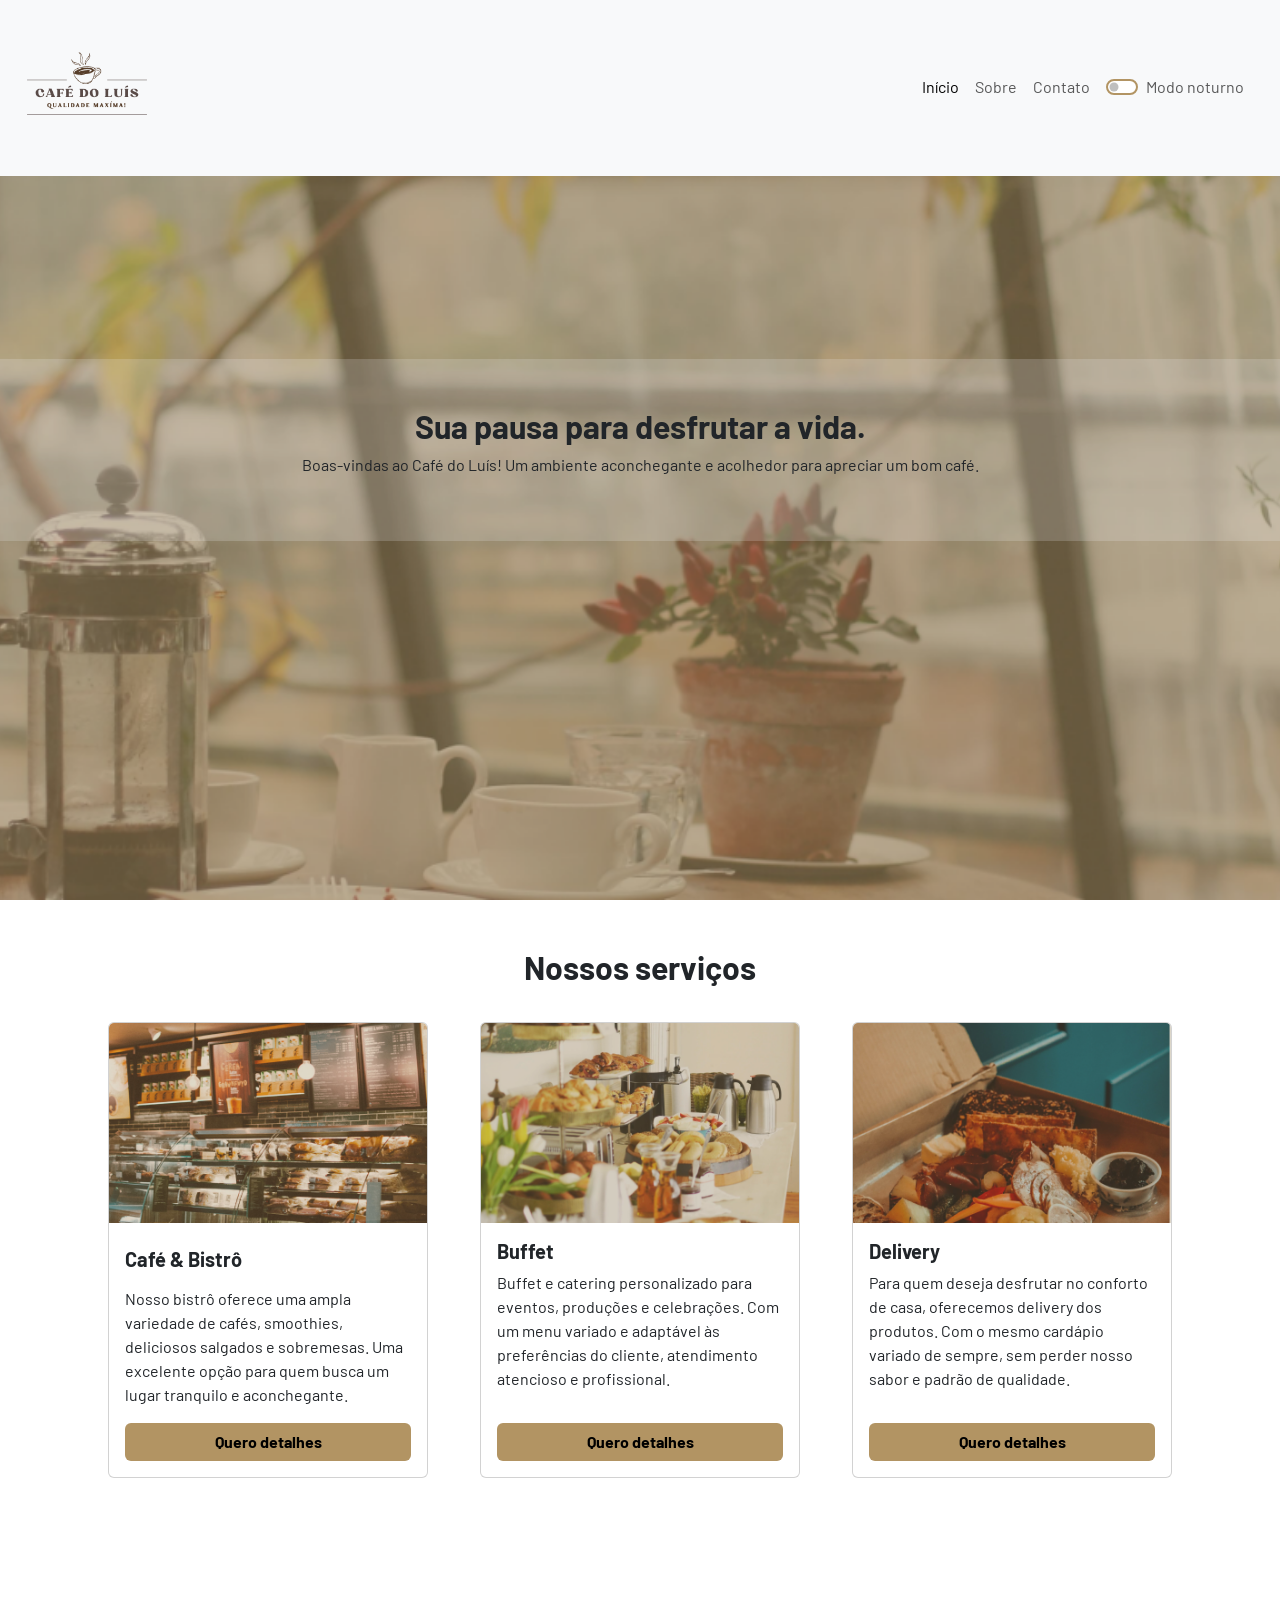
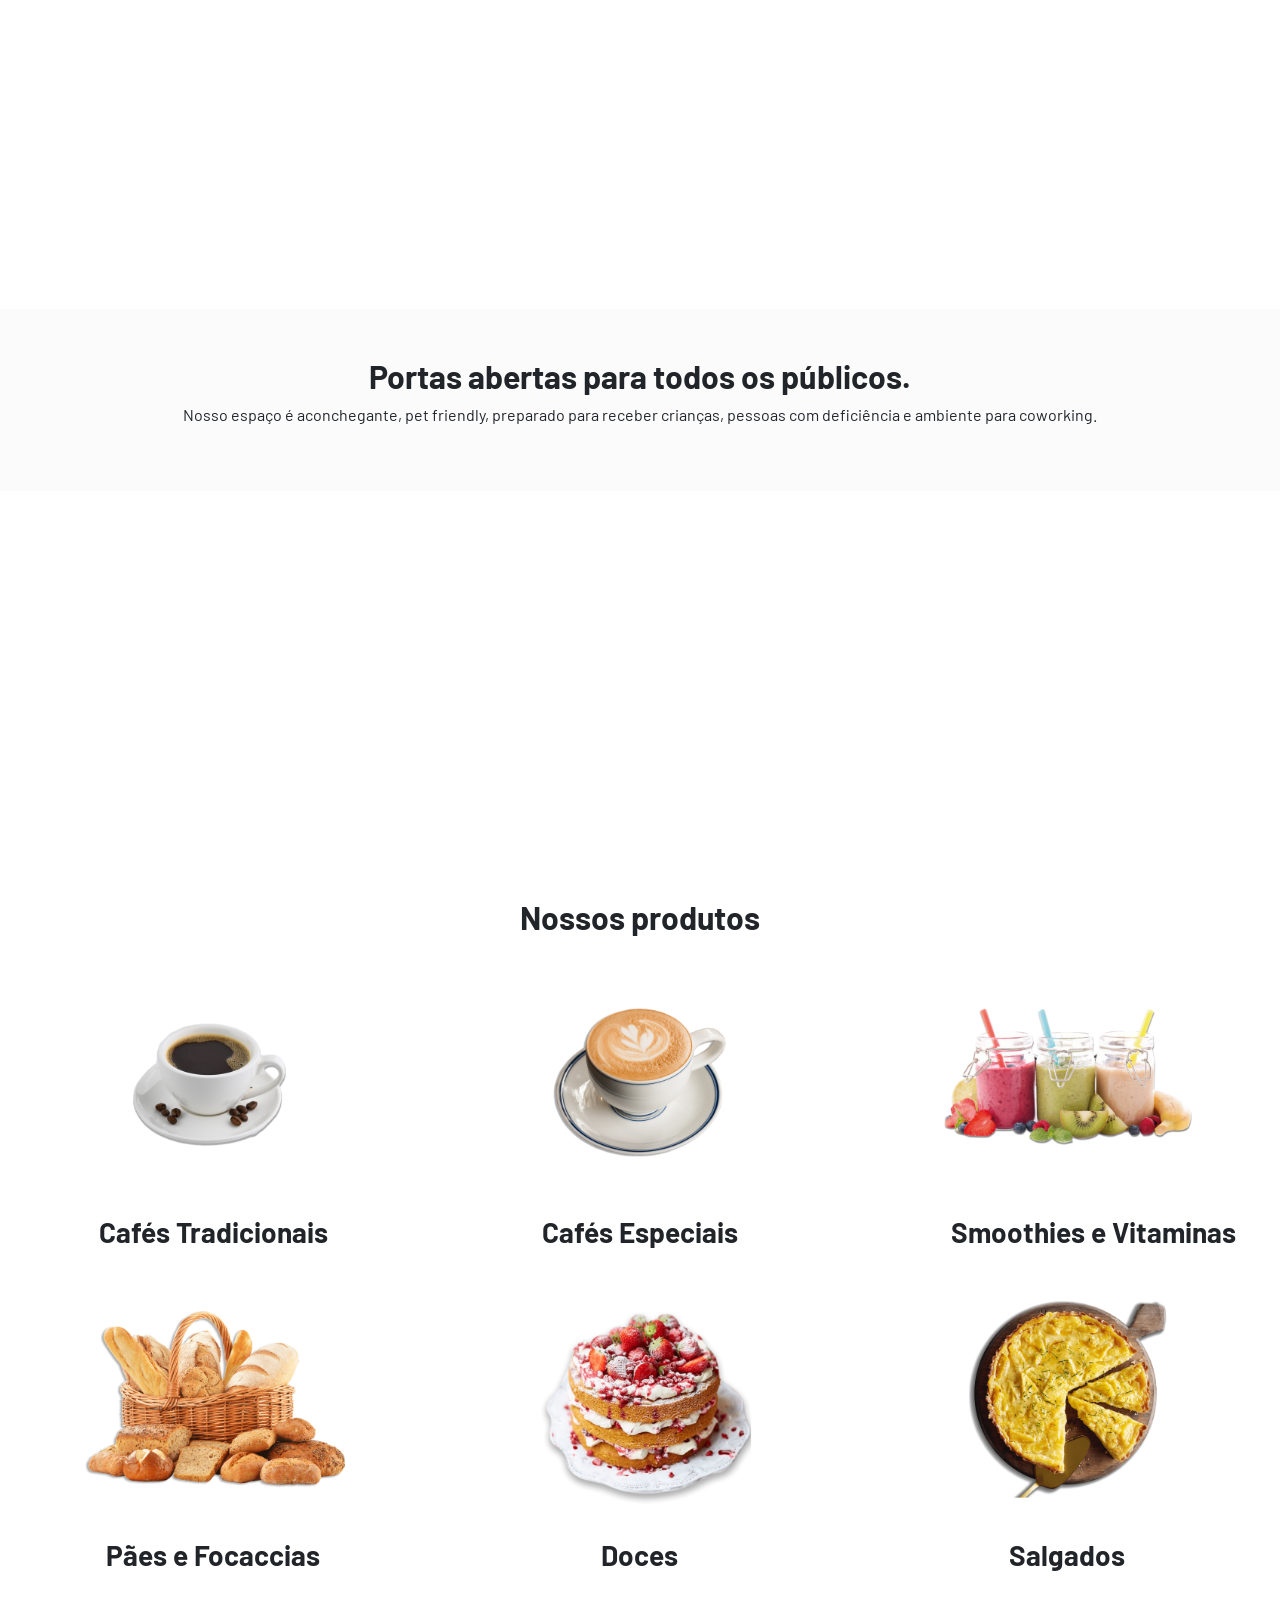
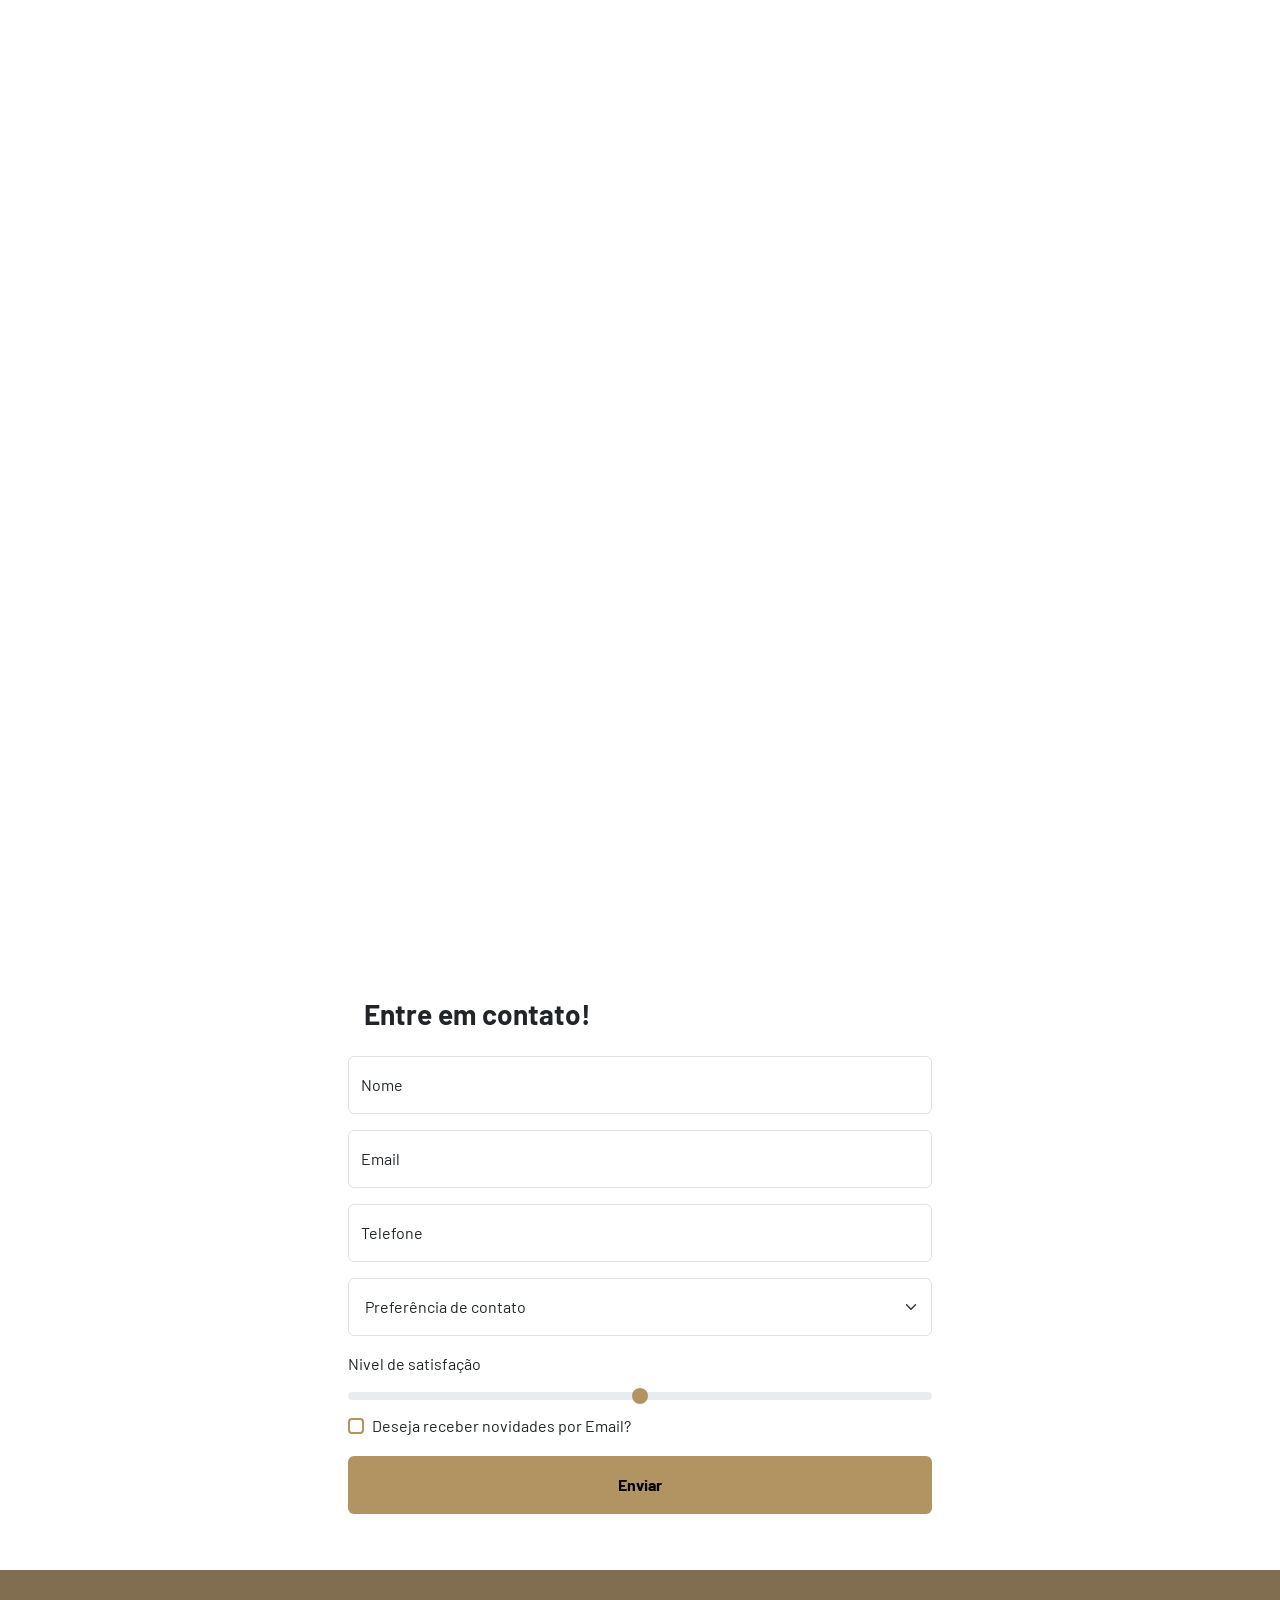
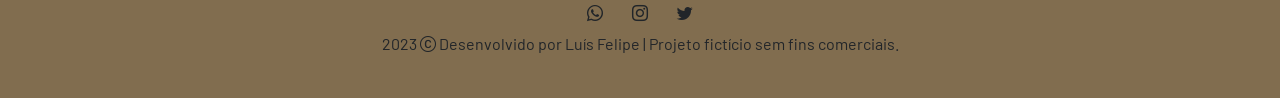
<file: index.html>
<!DOCTYPE html>
<html lang="pt-br">
<head>
    <meta charset="UTF-8">
    <meta http-equiv="X-UA-Compatible" content="IE=edge">
    <meta name="viewport" content="width=device-width, initial-scale=1.0">
    <link rel="shortcut icon" href="./" type="image/x-icon">
    <link rel="shortcut icon" href="./assets/logo.png" type="image/x-icon">
    <title>Café do Luís</title>
    <link href="https://cdn.jsdelivr.net/npm/bootstrap@5.3.0-alpha2/dist/css/bootstrap.min.css" rel="stylesheet"
    integrity="sha384-aFq/bzH65dt+w6FI2ooMVUpc+21e0SRygnTpmBvdBgSdnuTN7QbdgL+OapgHtvPp" 
    crossorigin="anonymous">
    <link rel="stylesheet" href="https://cdn.jsdelivr.net/npm/bootstrap-icons@1.10.4/font/bootstrap-icons.css">
    <link rel="stylesheet" href="./estilos.css">
    <link rel="preconnect" href="https://fonts.googleapis.com">
    <link rel="preconnect" href="https://fonts.gstatic.com" crossorigin>
    <link href="https://fonts.googleapis.com/css2?family=Barlow+Condensed:wght@700&family=Barlow:wght@400;600&display=swap" rel="stylesheet">
</head>
<body data-bs-theme="light">

  <header>
    <nav class="navbar-expand-lg navbar bg-body-tertiary fixed-top">
      <div class="container-fluid">
        <a class="navbar-brand" href="#"><img class="logotipo" src="./assets/logo.png" alt="Logo da cafeteria"></a>
        <button class="navbar-toggler" type="button" data-bs-toggle="offcanvas" data-bs-target="#offcanvasNavbar" aria-controls="offcanvasNavbar" aria-label="Toggle navigation">
          <span class="navbar-toggler-icon"></span>
        </button>
        <div class="offcanvas offcanvas-end" tabindex="-1" id="offcanvasNavbar" aria-labelledby="offcanvasNavbarLabel">
          <div class="offcanvas-header">
            <h5 class="offcanvas-title" id="offcanvasNavbarLabel"><img src="./assets/favicon.png" alt="Logo da cafeteria Serenatto"></h5>
            <button type="button" class="btn-close" data-bs-dismiss="offcanvas" aria-label="Close"></button>
          </div>
          <div class="offcanvas-body">
            <ul class="navbar-nav justify-content-end flex-grow-1 pe-3">
              <li class="nav-item">
                <a class="nav-link active" aria-current="page" href="#">Início</a>
              </li>
              <li class="nav-item">
                <a class="nav-link" href="#">Sobre</a>
              </li>
              <li class="nav-item">
                <a class="nav-link" href="#contato">Contato</a>
              </li>
              <li class="nav-item">
                <a class="nav-link" href="#">
                  <div class="form-check form-switch">
                    <input class="form-check-input" type="checkbox" role="switch" id="modo-noturno">
                    <label class="form-check-label" for="modo-noturno">Modo noturno</label>
                  </div></a>
              </li>
          </div>
        </div>
      </div>
    </nav>
  </header>

  <main>
      <section class="banners banner-1 d-flex flex-column justify-content-center text-center">
        <div class="banners-titulo bg-body-secondary py-5">
          <h2 class="fw-bold">Sua pausa para desfrutar a vida. </h2>
          <p>Boas-vindas ao Café do Luís! Um ambiente aconchegante e acolhedor para apreciar um bom café.</p>
        </div>
      </section>

      <section class="py-5">
        <h2 class="text-center fw-bold pb-1">Nossos serviços</h2>

        <div class="container d-flex justify-content-around flex-wrap">

          <div class="card m-4" style="width: 20rem;">
            <img src="./assets/cafe-card.png" class="card-img-top"
              alt="Balcão de padaria tradicional com alimentos diversos">
            <div class="card-body">
              <h5 class="card-title py-2 fw-bold">Café & Bistrô</h5>
              <p class="card-text">Nosso bistrô oferece uma ampla variedade de cafés, smoothies, deliciosos
                salgados e sobremesas. Uma excelente opção para quem busca um lugar tranquilo e
                aconchegante.</p>
              <a href="#" class="btn botao-padrao w-100 fw-bold" data-bs-toggle="offcanvas" data-bs-target="#canvas-1" aria-controls="offcanvasRight">Quero detalhes</a>
            </div>
          </div>

          <div class="card m-4" style="width: 20rem;">
            <img src="./assets/buffet-card.png" class="card-img-top" alt="Mesa de buffet com alimentos diversos">
            <div class="card-body">
              <h5 class="card-title fw-bold">Buffet</h5>
              <p class="card-text">Buffet e catering personalizado para eventos, produções e celebrações. Com
                um menu variado e adaptável às preferências do cliente, atendimento atencioso e
                profissional.</p>
              <a href="#" class="btn botao-padrao w-100 fw-bold mt-3" data-bs-toggle="offcanvas"
              data-bs-target="#canvas-2" aria-controls="offcanvasRight">Quero detalhes</a>
            </div>
          </div>

          <div class="card m-4" style="width: 20rem;">
            <img src="./assets/delivery-card.png" class="card-img-top" alt="Caixa aberta armazenando comidas diversas">
            <div class="card-body">
              <h5 class="card-title fw-bold">Delivery</h5>
              <p class="card-text">Para quem deseja desfrutar no conforto de casa, oferecemos delivery dos
                produtos. Com o mesmo cardápio variado de sempre, sem perder nosso sabor e padrão de
                qualidade.</p>
              <a href="#" class="btn botao-padrao w-100 fw-bold mt-3" data-bs-toggle="offcanvas"
              data-bs-target="#canvas-3" aria-controls="offcanvasRight">Quero detalhes</a>
            </div>
          </div>
        </div>
      </section>

      <section class="banners banner-2 d-flex flex-column justify-content-center">
        <div class="banners-titulo bg-body-secondary text-center py-5">
          <h2 class="fw-bold">Portas abertas para todos os públicos.</h2>
          <p>Nosso espaço é aconchegante, pet friendly, preparado para receber crianças, pessoas com deficiência e
            ambiente para coworking.</p>
        </div>
      </section>

      <section class="py-5">

        <h2 class="fw-bold text-center pb-1">Nossos produtos</h2>
        
        <div class="row mx-0">

          <div class="col-12 col-md-6 col-lg-4">
              <div class="card border-0 mx-auto btn" data-bs-toggle="modal" data-bs-target="#modal-1"
                  style="width: 18rem;">
                  <img src="./assets/produtos-cafe-tradicional.png" class="card-img-top" alt="Café preto.">
                  <div class="card-body">
                      <h3 class="card-text text-center fw-bold text-nowrap">Cafés Tradicionais</h3>
                  </div>
              </div>
          </div>

          <div class="col-12 col-md-6 col-lg-4">
              <div class="card border-0 mx-auto btn" data-bs-toggle="modal" data-bs-target="#modal-2"
                  style="width: 18rem;">
                  <img src="./assets/produtos-cafe-especial.png" class="card-img-top" alt="Café expresso.">
                  <div class="card-body">
                      <h3 class="card-text fw-bold text-center">Cafés Especiais</h3>
                  </div>
              </div>
          </div>

          <div class="col-12 col-md-6 col-lg-4">
              <div class="card border-0 mx-auto btn" style="width: 18rem;">
                  <img src="./assets/produtos-vitaminas.png" class="card-img-top" alt="Vitaminas variadas">
                  <div class="card-body">
                      <h3 class="card-text text-center fw-bold text-nowrap">Smoothies e Vitaminas</h3>
                  </div>
              </div>
          </div>

          <div class="col-12 col-md-6 col-lg-4">
              <div class="card border-0 mx-auto btn" style="width: 18rem;">
                  <img src="./assets/produtos-paes.png" class="card-img-top" alt="Pães variados">
                  <div class="card-body">
                      <h3 class="card-text text-center fw-bold">Pães e Focaccias</h3>
                  </div>
              </div>
          </div>

          <div class="col-12 col-md-6 col-lg-4">
              <div class="card border-0 mx-auto btn" style="width: 18rem;">
                  <img src="./assets/produtos-doces.png" class="card-img-top" alt="Bolo de morango">
                  <div class="card-body">
                      <h3 class="card-text text-center fw-bold">Doces</h3>
                  </div>
              </div>
          </div>

          <div class="col-12 col-md-6 col-lg-4">
              <div class="card border-0 mx-auto btn" style="width: 18rem;">
                  <img src="./assets/produtos-salgados.png" class="card-img-top" alt="Torta salgada">
                  <div class="card-body">
                      <h3 class="card-text text-center fw-bold">Salgados</h3>
                  </div>
              </div>
          </div>
      </div>

  </section>

      <section class="banners banner-3">
      </section>

      <section class="py-4 container w-50">
        <div class="border-border-2 rounded p-3">
          <h3 class="fw-bold p-3">Entre em contato!</h3>
          <form id="contato">
            <div class="form-floating mb-3">
              <input type="text" class="form-control" id="floatingNome" placeholder="Nome">
              <label for="floatingNome">Nome</label>
            </div>
            <div class="form-floating mb-3">
              <input type="email" class="form-control" id="floatingEmail" placeholder="name@example.com">
              <label for="floatingEmail">Email</label>
            </div>
            <div class="form-floating mb-3">
              <input type="number" class="form-control" id="floatingTelefone" placeholder="name@example.com">
              <label for="floatingTelefone">Telefone</label>
              
              
            <div>
              <select class="form-select p-3 mt-3" aria-label="Default select example">
                <option selected>Preferência de contato</option>
                <option value="1">Email</option>
                <option value="2">Whatsapp</option>
                <option value="3">Ligação</option>
              </select>
            </div>
             
            </div>

            <label for="nivel-satisfacao" class="form-label">Nivel de satisfação</label>
            <input type="range" class="form-range input-range" id="nivel-satisfacao">

            <div class="form-check">
              <input class="form-check-input" type="checkbox" value="" id="flexCheckDefault">
              <label class="form-check-label" for="flexCheckDefault">
                Deseja receber novidades por Email?
              </label>
            </div>

            <button type="button" class="btn botao-padrao w-100 fw-bold mt-3 py-3">Enviar</button>
        <div>
          </form>
       
          

    </main>

    <!-- canvas 1 -->

    <div class="offcanvas offcanvas-end" tabindex="-1" id="canvas-1" aria-labelledby="offcanvasRightLabel">
      <div class="offcanvas-header">
        <h5 class="offcanvas-title" id="offcanvasRightLabel">Café & Bistrô</h5>
        <button type="button" class="btn-close" data-bs-dismiss="offcanvas" aria-label="Close"></button>
      </div>
      <div class="offcanvas-body">
        <div class="accordion" id="accordionExample">
          <div class="accordion-item">
            <h2 class="accordion-header">
              <button class="accordion-button botao-padrao" type="button" data-bs-toggle="collapse" data-bs-target="#collapseOne" aria-expanded="true" aria-controls="collapseOne">
                Café
              </button>
            </h2>
            <div id="collapseOne" class="accordion-collapse collapse show" data-bs-parent="#accordionExample">
              <div class="accordion-body">
                Temos um excelente espaço para alimentação e descanso, com a vitrine recheada de doces, salgados, cafés tradicionais e especiais para desfrutar seus melhores momentos.
              </div>
            </div>
          </div>
          <div class="accordion-item">
            <h2 class="accordion-header">
              <button class="accordion-button collapsed botao-padrao" type="button" data-bs-toggle="collapse" data-bs-target="#collapseTwo" aria-expanded="false" aria-controls="collapseTwo">
                Bistrô
              </button>
            </h2>
            <div id="collapseTwo" class="accordion-collapse collapse" data-bs-parent="#accordionExample">
              <div class="accordion-body">
                Além de cafés o dia todo, oferecemos refeições em horário de almoço (11 às 15h) com pratos deliciosos de bistrô!
              </div>
            </div>
          </div>
          <div class="accordion-item">
            <h2 class="accordion-header">
              <button class="accordion-button collapsed botao-padrao" type="button" data-bs-toggle="collapse" data-bs-target="#collapseThree" aria-expanded="false" aria-controls="collapseThree">
                Coworking
              </button>
            </h2>
            <div id="collapseThree" class="accordion-collapse collapse" data-bs-parent="#accordionExample">
              <div class="accordion-body">
                Temos espaço adequado para trabalho, com conexão de internet de alta velocidade e instalações confortáveis para reuniões.
              </div>
            </div>
          </div>
        </div>
      </div>
    </div>

  <!-- Canvas 2 -->

  <div class="offcanvas offcanvas-end" tabindex="-1" id="canvas-2" aria-labelledby="offcanvasRightLabel">
    <div class="offcanvas-header">
      <h5 class="offcanvas-title" id="offcanvasRightLabel">Buffet</h5>
      <button type="button" class="btn-close" data-bs-dismiss="offcanvas" aria-label="Close"></button>
    </div>
    <div class="offcanvas-body">
      <div class="accordion" id="accordionExample">
        <div class="accordion-item">
          <h2 class="accordion-header">
            <button class="accordion-button collapsed botao-padrao" type="button" data-bs-toggle="collapse"
              data-bs-target="#accordionEventos" aria-expanded="false" aria-controls="collapseOne">
              Eventos
            </button>
          </h2>
          <div id="accordionEventos" class="accordion-collapse collapse" data-bs-parent="#accordionExample">
            <div class="accordion-body">
              Organizamos buffet com cardápios variados e personalizados para casamentos, festas de
              aniversário e outros eventos!
            </div>
          </div>
        </div>
        <div class="accordion-item">
          <h2 class="accordion-header">
            <button class="accordion-button collapsed botao-padrao" type="button" data-bs-toggle="collapse"
              data-bs-target="#accordionCatering" aria-expanded="false" aria-controls="collapseOne">
              Catering
            </button>
          </h2>
          <div id="accordionCatering" class="accordion-collapse collapse" data-bs-parent="#accordionExample">
            <div class="accordion-body">
              Oferecemos serviço de alimentação variada para coffee breaks, produções e bastidores.
            </div>
          </div>
        </div>
      </div>
    </div>

  </div>
  </div>
  </div>

  <!-- Canvas 3 -->

  <div class="offcanvas offcanvas-end" tabindex="-1" id="canvas-3" aria-labelledby="offcanvasRightLabel">
    <div class="offcanvas-header">
      <h5 class="offcanvas-title" id="offcanvasRightLabel">Delivery</h5>
      <button type="button" class="btn-close" data-bs-dismiss="offcanvas" aria-label="Close"></button>
    </div>
    <div class="offcanvas-body">
      <div class="accordion" id="accordionExample">
        <div class="accordion-item">
          <h2 class="accordion-header">
            <button class="accordion-button collapsed botao-padrao" type="button" data-bs-toggle="collapse"
              data-bs-target="#accordionEncomendas" aria-expanded="false" aria-controls="collapseOne">
              Encomendas para Eventos
            </button>
          </h2>
          <div id="accordionEncomendas" class="accordion-collapse collapse" data-bs-parent="#accordionExample">
            <div class="accordion-body">
              Produzimos e entregamos os itens de café de nosso cardápio em grandes quantidades para seus
              eventos! Basta entrar em contato e fazer a reserva com 72h de antecedência.
            </div>
          </div>
        </div>
        <div class="accordion-item">
          <h2 class="accordion-header">
            <button class="accordion-button collapsed botao-padrao" type="button" data-bs-toggle="collapse"
              data-bs-target="#accordionEntrega" aria-expanded="false" aria-controls="collapseOne">
              Entrega por aplicativo
            </button>
          </h2>
          <div id="accordionEntrega" class="accordion-collapse collapse" data-bs-parent="#accordionExample">
            <div class="accordion-body">
              Entregamos pelos aplicativos Ifood e Rappi. Consulte nosso cardápio por lá e faça seu
              pedido!
            </div>
          </div>
        </div>
      </div>
    </div>

  </div>
  </div>
  </div>

  <!-- Modal 1 -->

  <div class="modal fade" id="modal-1" tabindex="-1" aria-labelledby="exampleModalLabel" aria-hidden="true">
    <div class="modal-dialog">
      <div class="modal-content">
        <div class="modal-header">
          <h2 class="modal-title fs-5 fw-bold" id="exampleModalLabel">Cafés tradicionais</h2>
          <button type="button" class="btn-close" data-bs-dismiss="modal" aria-label="Close"></button>
        </div>
        <div class="modal-body">
          <img src="./assets/produtos-cafe-tradicional.png" class="w-100" alt="Xícara de café preto">
          <p>O café Serenatto é conhecido por seus blends tradicionais e saborosos, que agradam aos amantes da bebida. Nossos grãos são cuidadosamente selecionados e torrados para produzir um aroma rico e sabor equilibrado.</p>
          <p>Entre os cafés mais tradicionais da casa, destaca-se o "Café Serenatto", um blend exclusivo de grãos com notas de chocolate e caramelo. Outra opção popular é o "Café Italiano", um café expresso encorpado e intenso. Já o "Café Cappuccino" é uma escolha clássica para quem prefere uma bebida cremosa e suave.</p>
        </div>
        <div class="modal-footer mx-auto">
          <button type="button" class="btn btn-secondary botao-padrao border-0" data-bs-dismiss="modal">Fechar janela</button>
        </div>
      </div>
    </div>
  </div>

    <!-- Modal 2 -->

  <div class="modal fade" id="modal-2" tabindex="-1" aria-labelledby="exampleModalLabel" aria-hidden="true">
    <div class="modal-dialog">
      <div class="modal-content">
        <div class="modal-header">
          <h2 class="modal-title fs-5 fw-bold" id="exampleModalLabel">Cafés especiais</h2>
          <button type="button" class="btn-close" data-bs-dismiss="modal" aria-label="Close"></button>
        </div>
        <div class="modal-body">
          <img src="./assets/produtos-cafe-especial.png" class="w-100" alt="Xícara de café expresso">
          <p>Somos conhecidos também por nossos cafés especiais, que são cuidadosamente preparados com grãos
            selecionados de alta qualidade e técnicas de preparo precisas.</p>
          <p>Entre as opções de cafés especiais do Café & Bistrô Serenatto, destacamos o café aeropress, que é
            preparado com uma técnica de imersão e pressão, resultando em uma bebida de sabor intenso e
            aroma acentuado. Outra opção popular é o café Hario V60, que é preparado com um filtro de papel
            em formato de cone e resulta em uma bebida limpa e suave, ressaltando as notas sensoriais dos
            grãos. Além disso, oferecemos uma variedade de bebidas geladas, como o café gelado, que é
            preparado com grãos torrados escuros e servido com gelo e leite, resultando em uma bebida
            refrescante e saborosa.</p>
        </div>
        <div class="modal-footer mx-auto">
          <button type="button" class="btn btn-secondary botao-padrao border-0" data-bs-dismiss="modal">Fechar janela</button>
        </div>
      </div>
    </div>
  </div>

  <footer class="rodape mt-3 text-center">
    <section class="container p-4 pb-0 mb-4">
     <a href="#!" class="btn"> <i class="bi bi-whatsapp"></i> </a>
      <a href="#!" class="btn"> <i class="bi bi-instagram"></i> </a>
        <a href="#!" class="btn"> <i class="bi bi-twitter"></i>  </a>
    <div>
      2023 <i class="bi bi-c-circle"></i> Desenvolvido por Luís Felipe | Projeto fictício sem fins comerciais.
    </div>
</footer>

  <script src="https://cdn.jsdelivr.net/npm/bootstrap@5.3.0-alpha2/dist/js/bootstrap.bundle.min.js"
    integrity="sha384-qKXV1j0HvMUeCBQ+QVp7JcfGl760yU08IQ+GpUo5hlbpg51QRiuqHAJz8+BrxE/N"
    crossorigin="anonymous"></script>

    <script src="./script.js"></script>
</body>
</html>
</file>
<file: estilos.css>
body {
  --bege: #E6E0D6;
  --marrom-escuro: #816D4F;
  --marrom-claro: #B29463;
  font-family: 'Barlow', sans-serif;

}

input[type=checkbox] {
  border: 2px solid var(--marrom-claro);
  box-shadow: none;
}

input[type=checkbox]:checked,
input[type="checkbox"]:focus {
  background-color: var(--marrom-claro);
  border-color: var(--marrom-claro);
  box-shadow: none;
  outline: none;
}

.banner-1 {
  background-image: url(./assets/banner-1.png);
}

.banners {
  width: 100%;
  height: 100vh;
  background-repeat: no-repeat;
  background-size: cover;
  background-position: center;
  background-attachment: fixed;
}

.banners-titulo {
  --bs-bg-opacity: .2;
}

.banner-2{
  background-image: url(./assets/banner-2.png);
}

.banner-3{
  background-image: url(./assets/banner-3.png);
}

.banners {
  height: 100vh;
  width: 100%;
  background-repeat: no-repeat;
  background-size: cover; 
  background-position: center;
  background-attachment: fixed;
}

.banners-titulo {
    --bs-bg-opacity: .2;
}

.botao-padrao {
  background-color: var(--marrom-claro);
  color: black;
}

.botao-padrao:hover {
  background-color: var(--marrom-escuro);
}

.logotipo{
  height: 150px;
  width: -100px;
}

.input-range::-webkit-slider-thumb {
  background-color: var(--marrom-claro);
}

.rodape{
  background-color: #816D4F;
  height: 8rem;
}

[data-bs-theme="dark"] {
  color: white;
  .nav-link, .card-body, .offcanvas, .accordion, .btn {
    --bs-nav-link-color: white;
    --bs-card-color: white;
    --bs-offcanvas-color: white;
    --bs-body-color: white;
    --bs-body-color: white;
  }
}
</file>
